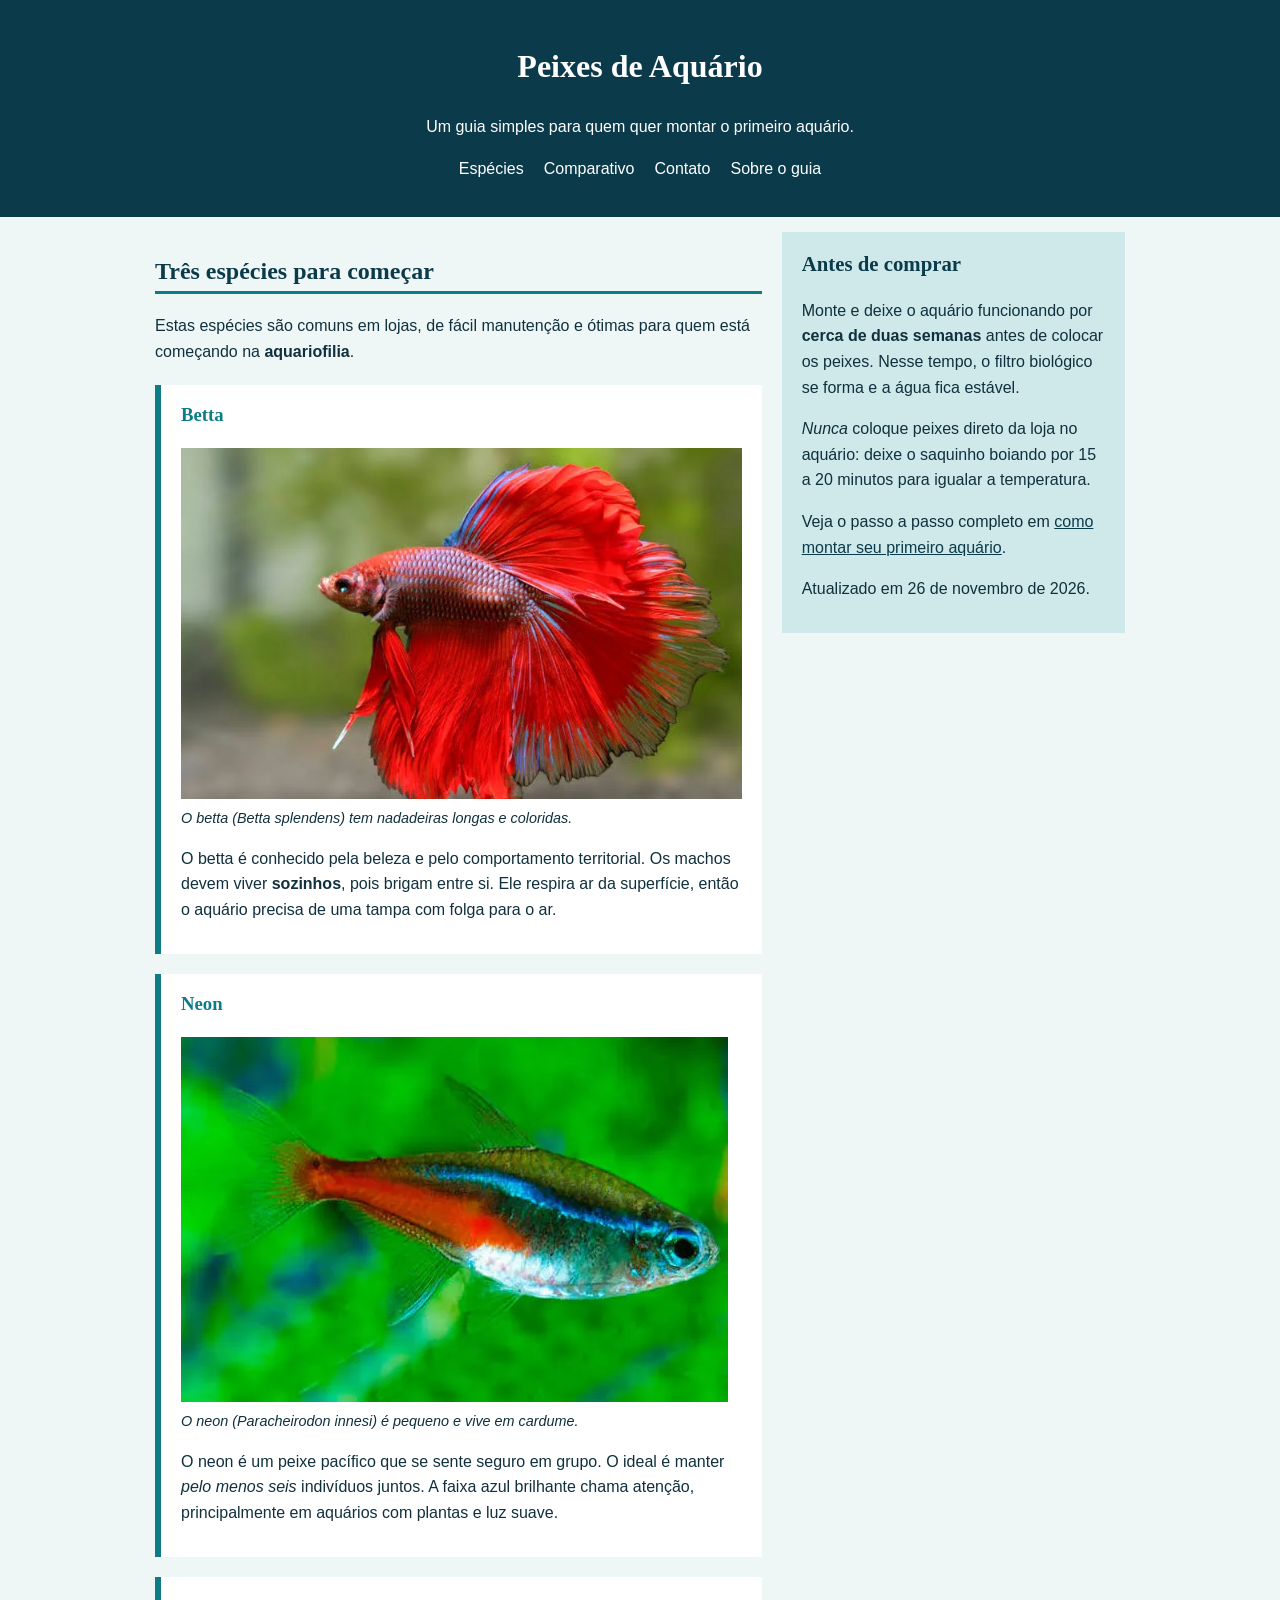
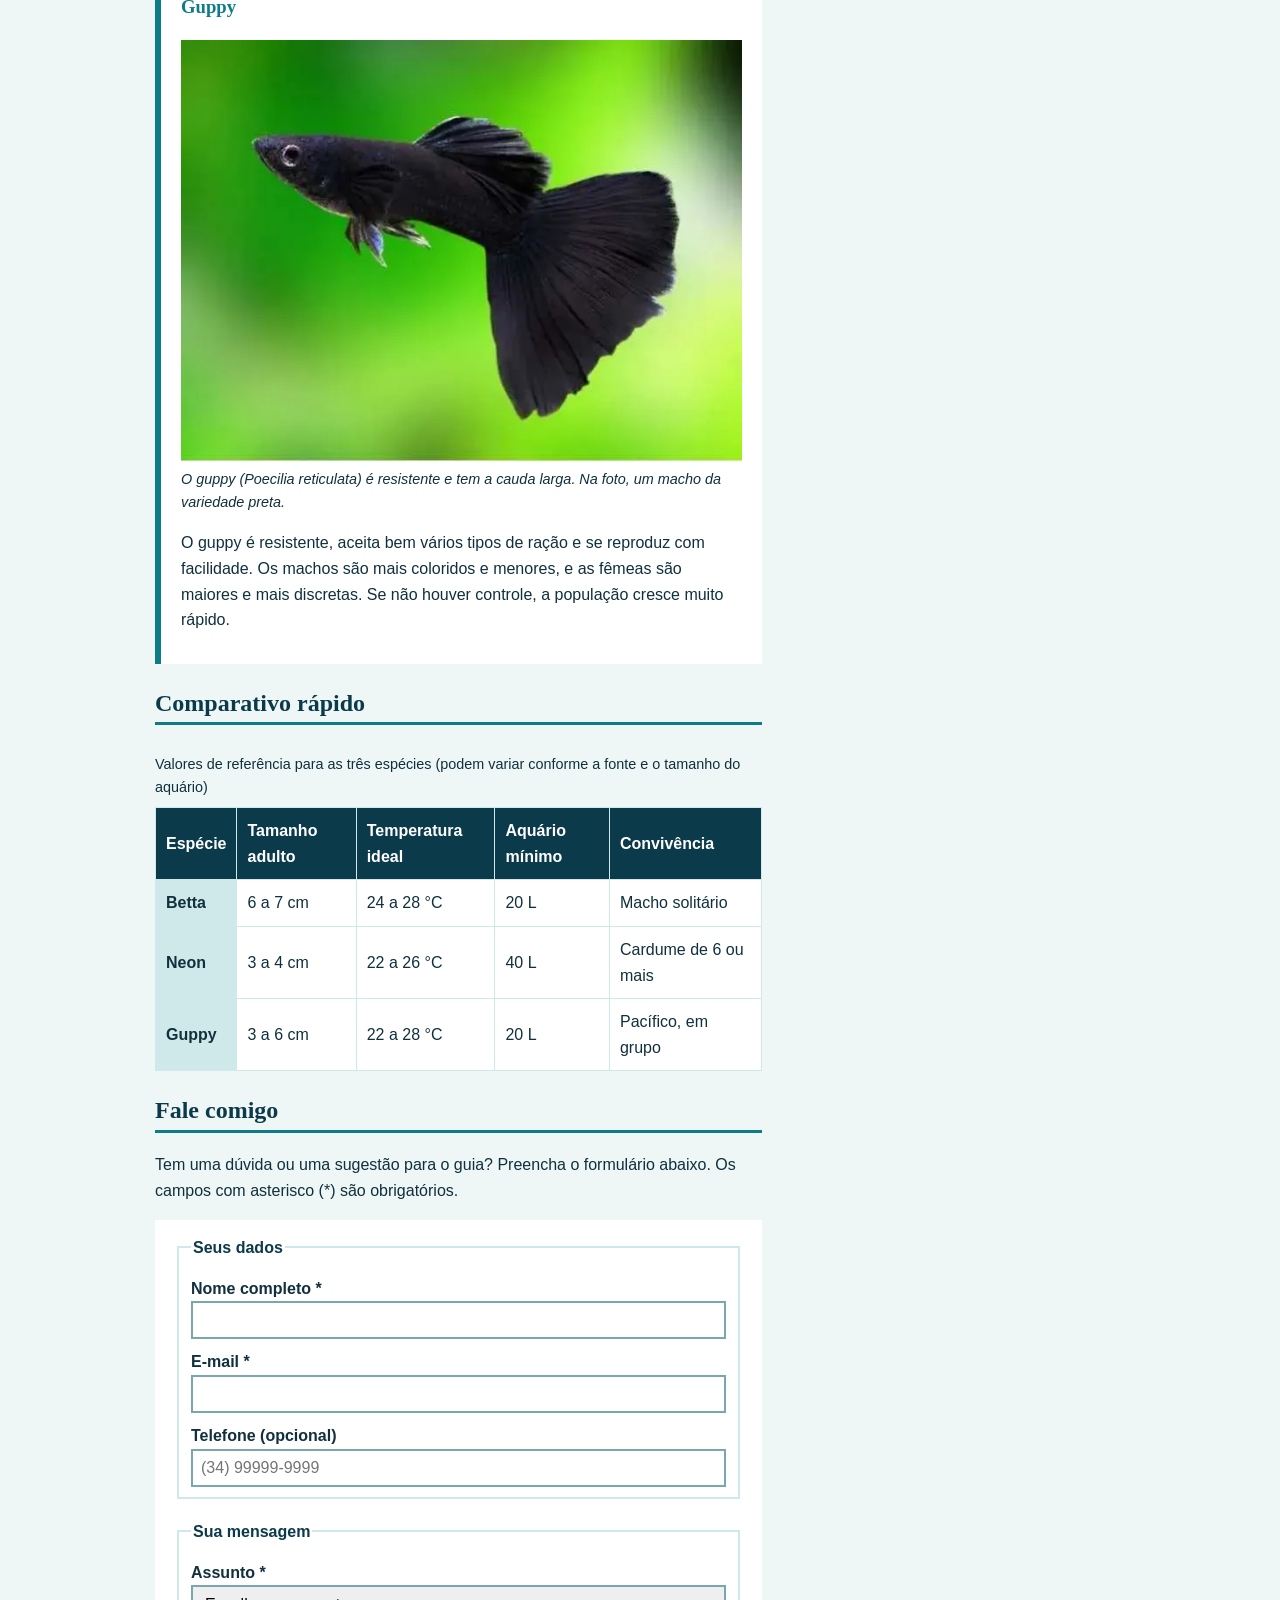
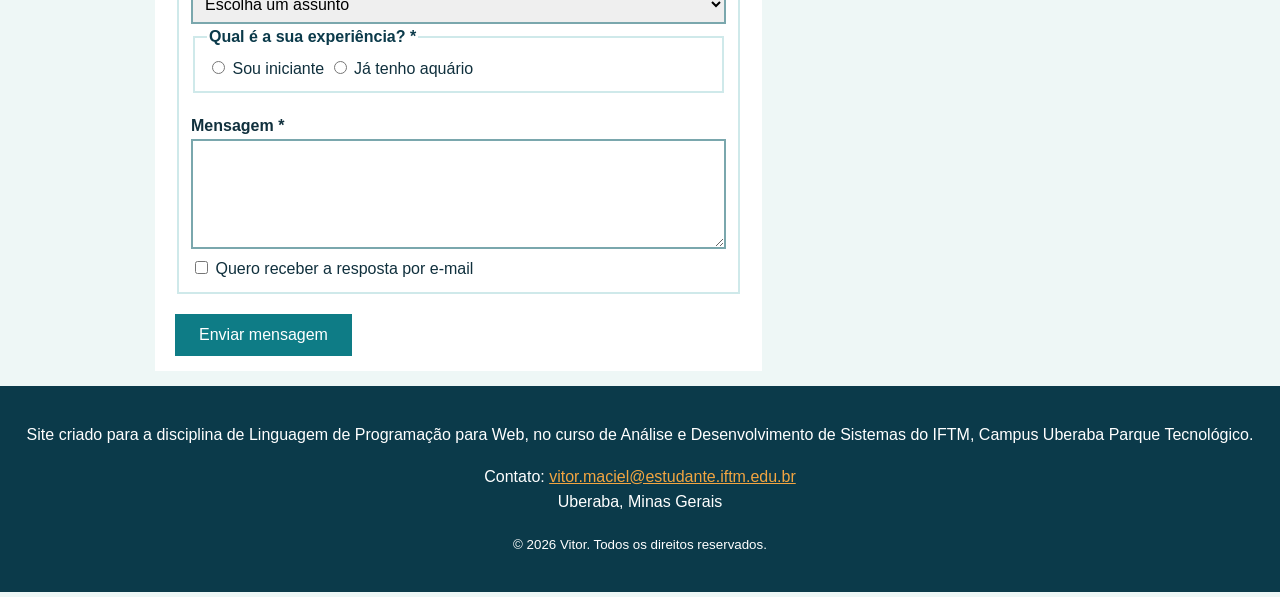
<file: index.html>
<!DOCTYPE html>
<html lang="pt-BR">
<head>
  <meta charset="UTF-8">
  <meta name="viewport" content="width=device-width, initial-scale=1">
  <title>Peixes de Aquário para Iniciantes: Betta, Neon e Guppy</title>
  <meta name="description" content="Guia de peixes de aquário para iniciantes: conheça o betta, o neon e o guppy, compare tamanho, temperatura e litragem mínima do aquário.">
  <link rel="canonical" href="https://vitoraomdev.github.io/site-aquario/">


  <meta property="og:type" content="website">
  <meta property="og:title" content="Peixes de Aquário para Iniciantes">
  <meta property="og:description" content="Conheça o betta, o neon e o guppy e compare o que cada um precisa.">
  <meta property="og:image" content="https://vitoraomdev.github.io/site-aquario/imagens/capa.jpg">
  <meta property="og:url" content="https://vitoraomdev.github.io/site-aquario/">
  <meta property="og:locale" content="pt_BR">

  <link rel="icon" href="favicon.svg" type="image/svg+xml">
  <link rel="stylesheet" href="css/style.css">

  <script type="application/ld+json">
  {
    "@context": "https://schema.org",
    "@type": "Article",
    "headline": "Peixes de Aquário para Iniciantes: Betta, Neon e Guppy",
    "description": "Guia de peixes de aquário para iniciantes com betta, neon e guppy.",
    "image": "https://vitoraomdev.github.io/site-aquario/imagens/capa.jpg",
    "author": {
      "@type": "Person",
      "name": "Vitor"
    },
    "datePublished": "2026-11-18",
    "dateModified": "2026-11-26",
    "inLanguage": "pt-BR"
  }
  </script>
</head>
<body>
  <a class="pular" href="#conteudo">Pular para o conteúdo</a>

  <header class="topo">
    <h1>Peixes de Aquário</h1>
    <p>Um guia simples para quem quer montar o primeiro aquário.</p>
    <nav>
      <ul>
        <li><a href="#especies">Espécies</a></li>
        <li><a href="#comparativo">Comparativo</a></li>
        <li><a href="#contato">Contato</a></li>
        <li><a href="sobre.html">Sobre o guia</a></li>
      </ul>
    </nav>
  </header>

  <div class="layout">
    <main id="conteudo">
      <section id="especies">
        <h2>Três espécies para começar</h2>
        <p>Estas espécies são comuns em lojas, de fácil manutenção e ótimas para quem está começando na <strong>aquariofilia</strong>.</p>

        <article>
          <h3>Betta</h3>
          <figure>
            <img src="imagens/betta.webp" alt="Peixe betta vermelho nadando, com nadadeiras longas e ondulantes abertas" width="700" height="438">
            <figcaption>O betta (<i>Betta splendens</i>) tem nadadeiras longas e coloridas.</figcaption>
          </figure>
          <p>O betta é conhecido pela beleza e pelo comportamento territorial. Os machos devem viver <strong>sozinhos</strong>, pois brigam entre si. Ele respira ar da superfície, então o aquário precisa de uma tampa com folga para o ar.</p>
        </article>

        <article>
          <h3>Neon</h3>
          <figure>
            <img src="imagens/neon.webp" alt="Peixe neon visto de lado, com uma faixa azul brilhante e a parte de trás do corpo vermelha" width="547" height="365" loading="lazy">
            <figcaption>O neon (<i>Paracheirodon innesi</i>) é pequeno e vive em cardume.</figcaption>
          </figure>
          <p>O neon é um peixe pacífico que se sente seguro em grupo. O ideal é manter <em>pelo menos seis</em> indivíduos juntos. A faixa azul brilhante chama atenção, principalmente em aquários com plantas e luz suave.</p>
        </article>

        <article>
          <h3>Guppy</h3>
          <figure>
            <img src="imagens/guppy.webp" alt="Guppy preto nadando, com uma cauda larga em formato de leque" width="640" height="480" loading="lazy">
            <figcaption>O guppy (<i>Poecilia reticulata</i>) é resistente e tem a cauda larga. Na foto, um macho da variedade preta.</figcaption>
          </figure>
          <p>O guppy é resistente, aceita bem vários tipos de ração e se reproduz com facilidade. Os machos são mais coloridos e menores, e as fêmeas são maiores e mais discretas. Se não houver controle, a população cresce muito rápido.</p>
        </article>
      </section>

      <section id="comparativo">
        <h2>Comparativo rápido</h2>
        <table>
          <caption>Valores de referência para as três espécies (podem variar conforme a fonte e o tamanho do aquário)</caption>
          <thead>
            <tr>
              <th scope="col">Espécie</th>
              <th scope="col">Tamanho adulto</th>
              <th scope="col">Temperatura ideal</th>
              <th scope="col">Aquário mínimo</th>
              <th scope="col">Convivência</th>
            </tr>
          </thead>
          <tbody>
            <tr>
              <th scope="row">Betta</th>
              <td>6 a 7 cm</td>
              <td>24 a 28 °C</td>
              <td>20 L</td>
              <td>Macho solitário</td>
            </tr>
            <tr>
              <th scope="row">Neon</th>
              <td>3 a 4 cm</td>
              <td>22 a 26 °C</td>
              <td>40 L</td>
              <td>Cardume de 6 ou mais</td>
            </tr>
            <tr>
              <th scope="row">Guppy</th>
              <td>3 a 6 cm</td>
              <td>22 a 28 °C</td>
              <td>20 L</td>
              <td>Pacífico, em grupo</td>
            </tr>
          </tbody>
        </table>
      </section>

      <section id="contato">
        <h2>Fale comigo</h2>
        <p>Tem uma dúvida ou uma sugestão para o guia? Preencha o formulário abaixo. Os campos com asterisco (*) são obrigatórios.</p>

        <form method="post">
          <fieldset>
            <legend>Seus dados</legend>

            <label for="nome">Nome completo *</label>
            <input type="text" id="nome" name="nome" required>

            <label for="email">E-mail *</label>
            <input type="email" id="email" name="email" required>

            <label for="telefone">Telefone (opcional)</label>
            <input type="tel" id="telefone" name="telefone" placeholder="(34) 99999-9999">
          </fieldset>

          <fieldset>
            <legend>Sua mensagem</legend>

            <label for="assunto">Assunto *</label>
            <select id="assunto" name="assunto" required>
              <option value="">Escolha um assunto</option>
              <option value="duvida">Dúvida sobre uma espécie</option>
              <option value="aquario">Montagem do aquário</option>
              <option value="sugestao">Sugestão para o site</option>
            </select>

            <fieldset>
              <legend>Qual é a sua experiência? *</legend>
              <input type="radio" id="nivel-iniciante" name="nivel" value="iniciante" required>
              <label for="nivel-iniciante">Sou iniciante</label>
              <input type="radio" id="nivel-experiente" name="nivel" value="experiente">
              <label for="nivel-experiente">Já tenho aquário</label>
            </fieldset>

            <label for="mensagem">Mensagem *</label>
            <textarea id="mensagem" name="mensagem" rows="5" required></textarea>

            <input type="checkbox" id="resposta" name="resposta" value="sim">
            <label for="resposta">Quero receber a resposta por e-mail</label>
          </fieldset>

          <button type="submit">Enviar mensagem</button>
        </form>
      </section>
    </main>

    <aside>
      <h2>Antes de comprar</h2>
      <p>Monte e deixe o aquário funcionando por <strong>cerca de duas semanas</strong> antes de colocar os peixes. Nesse tempo, o filtro biológico se forma e a água fica estável.</p>
      <p><em>Nunca</em> coloque peixes direto da loja no aquário: deixe o saquinho boiando por 15 a 20 minutos para igualar a temperatura.</p>
      <p>Veja o passo a passo completo em <a href="sobre.html">como montar seu primeiro aquário</a>.</p>
      <p>Atualizado em <time datetime="2026-11-26">26 de novembro de 2026</time>.</p>
    </aside>
  </div>

  <footer>
    <p>Site criado para a disciplina de Linguagem de Programação para Web, no curso de Análise e Desenvolvimento de Sistemas do IFTM, Campus Uberaba Parque Tecnológico.</p>
    <address>
      Contato: <a href="mailto:vitor.maciel@estudante.iftm.edu.br">vitor.maciel@estudante.iftm.edu.br</a><br>
      Uberaba, Minas Gerais
    </address>
    <p><small>&copy; 2026 Vitor. Todos os direitos reservados.</small></p>
  </footer>
</body>
</html>
</file>
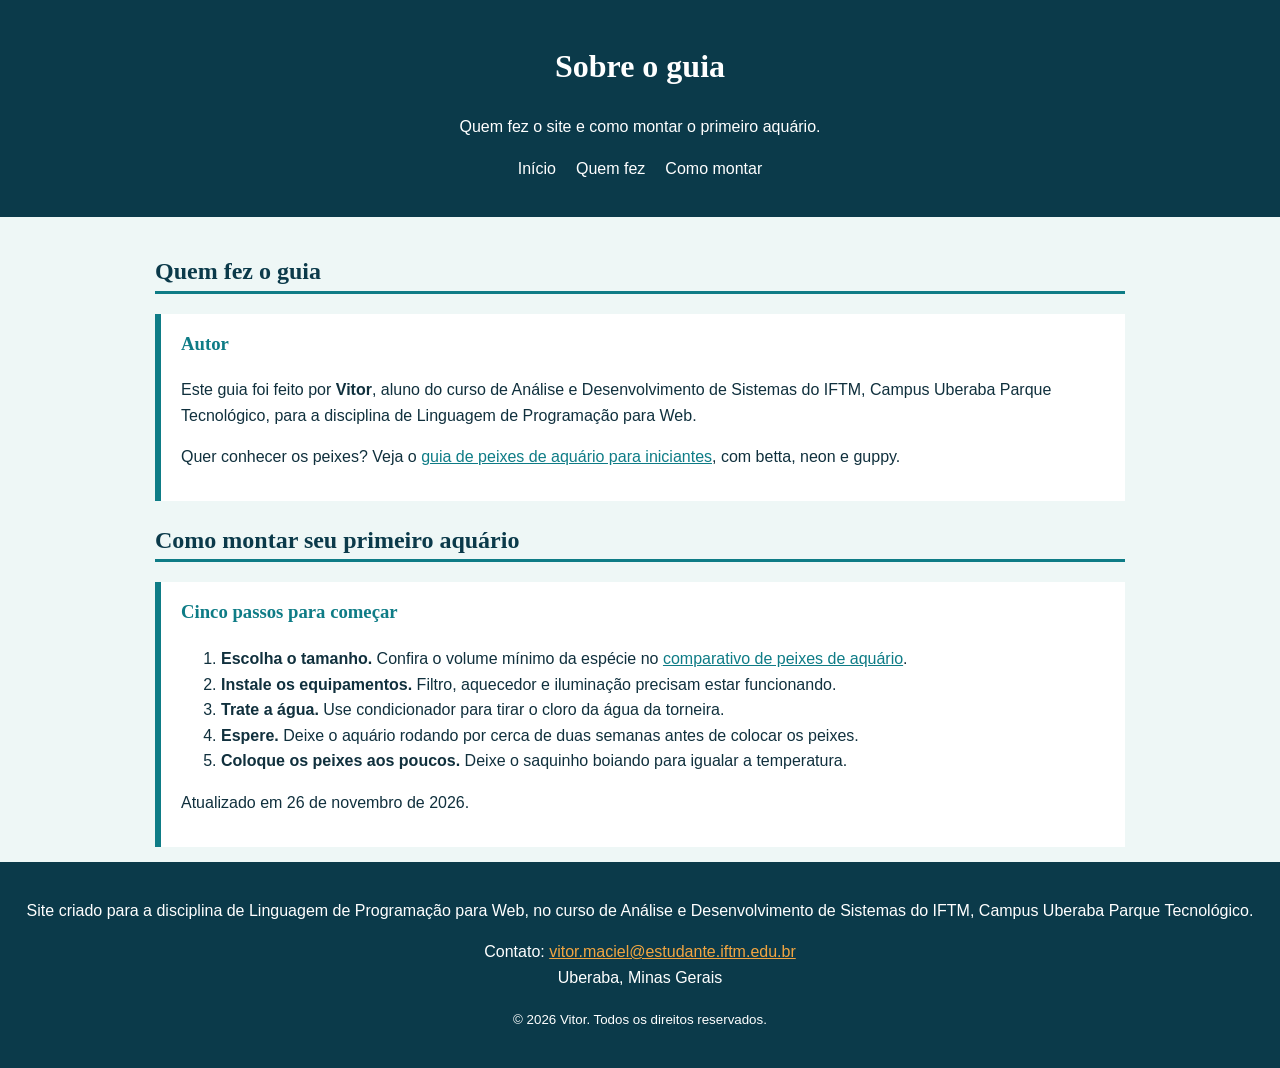
<file: sobre.html>
<!DOCTYPE html>
<html lang="pt-BR">
<head>
  <meta charset="UTF-8">
  <meta name="viewport" content="width=device-width, initial-scale=1">
  <title>Como Montar seu Primeiro Aquário: Sobre o Guia</title>
  <meta name="description" content="Aprenda como montar seu primeiro aquário em cinco passos e conheça o autor do guia de peixes de aquário para iniciantes.">
  <link rel="canonical" href="https://vitoraomdev.github.io/site-aquario/sobre.html">

  <meta property="og:type" content="website">
  <meta property="og:title" content="Como Montar seu Primeiro Aquário">
  <meta property="og:description" content="Cinco passos simples para começar o aquário do jeito certo.">
  <meta property="og:image" content="https://vitoraomdev.github.io/site-aquario/imagens/capa.jpg">
  <meta property="og:url" content="https://vitoraomdev.github.io/site-aquario/sobre.html">
  <meta property="og:locale" content="pt_BR">

  <link rel="icon" href="favicon.svg" type="image/svg+xml">
  <link rel="stylesheet" href="css/style.css">
</head>
<body>
  <a class="pular" href="#conteudo">Pular para o conteúdo</a>

  <header class="topo">
    <h1>Sobre o guia</h1>
    <p>Quem fez o site e como montar o primeiro aquário.</p>
    <nav>
      <ul>
        <li><a href="index.html">Início</a></li>
        <li><a href="#autor">Quem fez</a></li>
        <li><a href="#passos">Como montar</a></li>
      </ul>
    </nav>
  </header>

  <div class="layout">
    <main id="conteudo">
      <section id="autor">
        <h2>Quem fez o guia</h2>
        <article>
          <h3>Autor</h3>
          <p>Este guia foi feito por <strong>Vitor</strong>, aluno do curso de Análise e Desenvolvimento de Sistemas do IFTM, Campus Uberaba Parque Tecnológico, para a disciplina de Linguagem de Programação para Web.</p>
          <p>Quer conhecer os peixes? Veja o <a href="index.html#especies">guia de peixes de aquário para iniciantes</a>, com betta, neon e guppy.</p>
        </article>
      </section>

      <section id="passos">
        <h2>Como montar seu primeiro aquário</h2>
        <article>
          <h3>Cinco passos para começar</h3>
          <ol>
            <li><strong>Escolha o tamanho.</strong> Confira o volume mínimo da espécie no <a href="index.html#comparativo">comparativo de peixes de aquário</a>.</li>
            <li><strong>Instale os equipamentos.</strong> Filtro, aquecedor e iluminação precisam estar funcionando.</li>
            <li><strong>Trate a água.</strong> Use condicionador para tirar o cloro da água da torneira.</li>
            <li><strong>Espere.</strong> Deixe o aquário rodando por cerca de duas semanas antes de colocar os peixes.</li>
            <li><strong>Coloque os peixes aos poucos.</strong> Deixe o saquinho boiando para igualar a temperatura.</li>
          </ol>
          <p>Atualizado em <time datetime="2026-11-26">26 de novembro de 2026</time>.</p>
        </article>
      </section>
    </main>
  </div>

  <footer>
    <p>Site criado para a disciplina de Linguagem de Programação para Web, no curso de Análise e Desenvolvimento de Sistemas do IFTM, Campus Uberaba Parque Tecnológico.</p>
    <address>
      Contato: <a href="mailto:vitor.maciel@estudante.iftm.edu.br">vitor.maciel@estudante.iftm.edu.br</a><br>
      Uberaba, Minas Gerais
    </address>
    <p><small>&copy; 2026 Vitor. Todos os direitos reservados.</small></p>
  </footer>
</body>
</html>
</file>
<file: css/style.css>
* {
  box-sizing: border-box;
}

body {
  margin: 0;
  font-family: Arial, sans-serif;
  line-height: 1.6;
  color: #10303d;
  background-color: #eef7f6;
}

h1, h2, h3 {
  font-family: Georgia, serif;
}

a {
  color: #0e7c86;
}


.pular {
  position: absolute;
  top: -50px;
  left: 10px;
  padding: 10px;
  background-color: #f2a541;
  color: #0b3a4a;
}

.pular:focus {
  top: 10px;
}


.topo {
  background-color: #0b3a4a;
  color: white;
  text-align: center;
  padding: 20px;
}

.topo ul {
  list-style: none;
  padding: 0;
  display: flex;
  justify-content: center;
  flex-wrap: wrap;
  gap: 20px;
}

.topo a {
  color: white;
  text-decoration: none;
}

.topo a:hover {
  text-decoration: underline;
}


.layout {
  max-width: 1000px;
  margin: 0 auto;
  padding: 15px;
  display: flex;
  flex-direction: column;
  gap: 20px;
}

main h2 {
  color: #0b3a4a;
  border-bottom: 3px solid #0e7c86;
}


article {
  background-color: white;
  border-left: 6px solid #0e7c86;
  padding: 15px 20px;
  margin-top: 20px;
}

article h3 {
  margin-top: 0;
  color: #0e7c86;
}

figure {
  margin: 0 0 15px;
}

img {
  max-width: 100%;
  height: auto;
}

figcaption {
  font-size: 0.9rem;
  font-style: italic;
}


table {
  width: 100%;
  border-collapse: collapse;
  background-color: white;
}

caption {
  text-align: left;
  font-size: 0.9rem;
  padding: 8px 0;
}

th, td {
  border: 1px solid #cfe9ea;
  padding: 10px;
  text-align: left;
}

thead th {
  background-color: #0b3a4a;
  color: white;
}

tbody th {
  background-color: #cfe9ea;
}


form {
  background-color: white;
  padding: 15px 20px;
}

fieldset {
  margin-bottom: 20px;
  border: 2px solid #cfe9ea;
}

legend {
  font-weight: bold;
  color: #0b3a4a;
}

label {
  display: block;
  margin-top: 10px;
  font-weight: bold;
}

input[type="text"],
input[type="email"],
input[type="tel"],
select,
textarea {
  width: 100%;
  padding: 8px;
  font-size: 1rem;
  border: 2px solid #7aa7ad;
}

input[type="radio"] + label,
input[type="checkbox"] + label {
  display: inline;
  font-weight: normal;
}

button {
  padding: 12px 24px;
  font-size: 1rem;
  color: white;
  background-color: #0e7c86;
  border: none;
  cursor: pointer;
}

button:hover {
  background-color: #0b3a4a;
}


aside {
  background-color: #cfe9ea;
  padding: 15px 20px;
  align-self: flex-start;
}

aside h2 {
  margin-top: 0;
  font-size: 1.3rem;
  color: #0b3a4a;
}

footer {
  background-color: #0b3a4a;
  color: white;
  text-align: center;
  padding: 20px;
}

footer a {
  color: #f2a541;
}

address {
  font-style: normal;
  margin: 15px 0;
}

@media (min-width: 800px) {
  .layout {
    flex-direction: row;
  }

  main {
    flex: 2;
  }

  aside {
    flex: 1;
  }
}
aside a {
  color: #0b3a4a;
}
</file>
